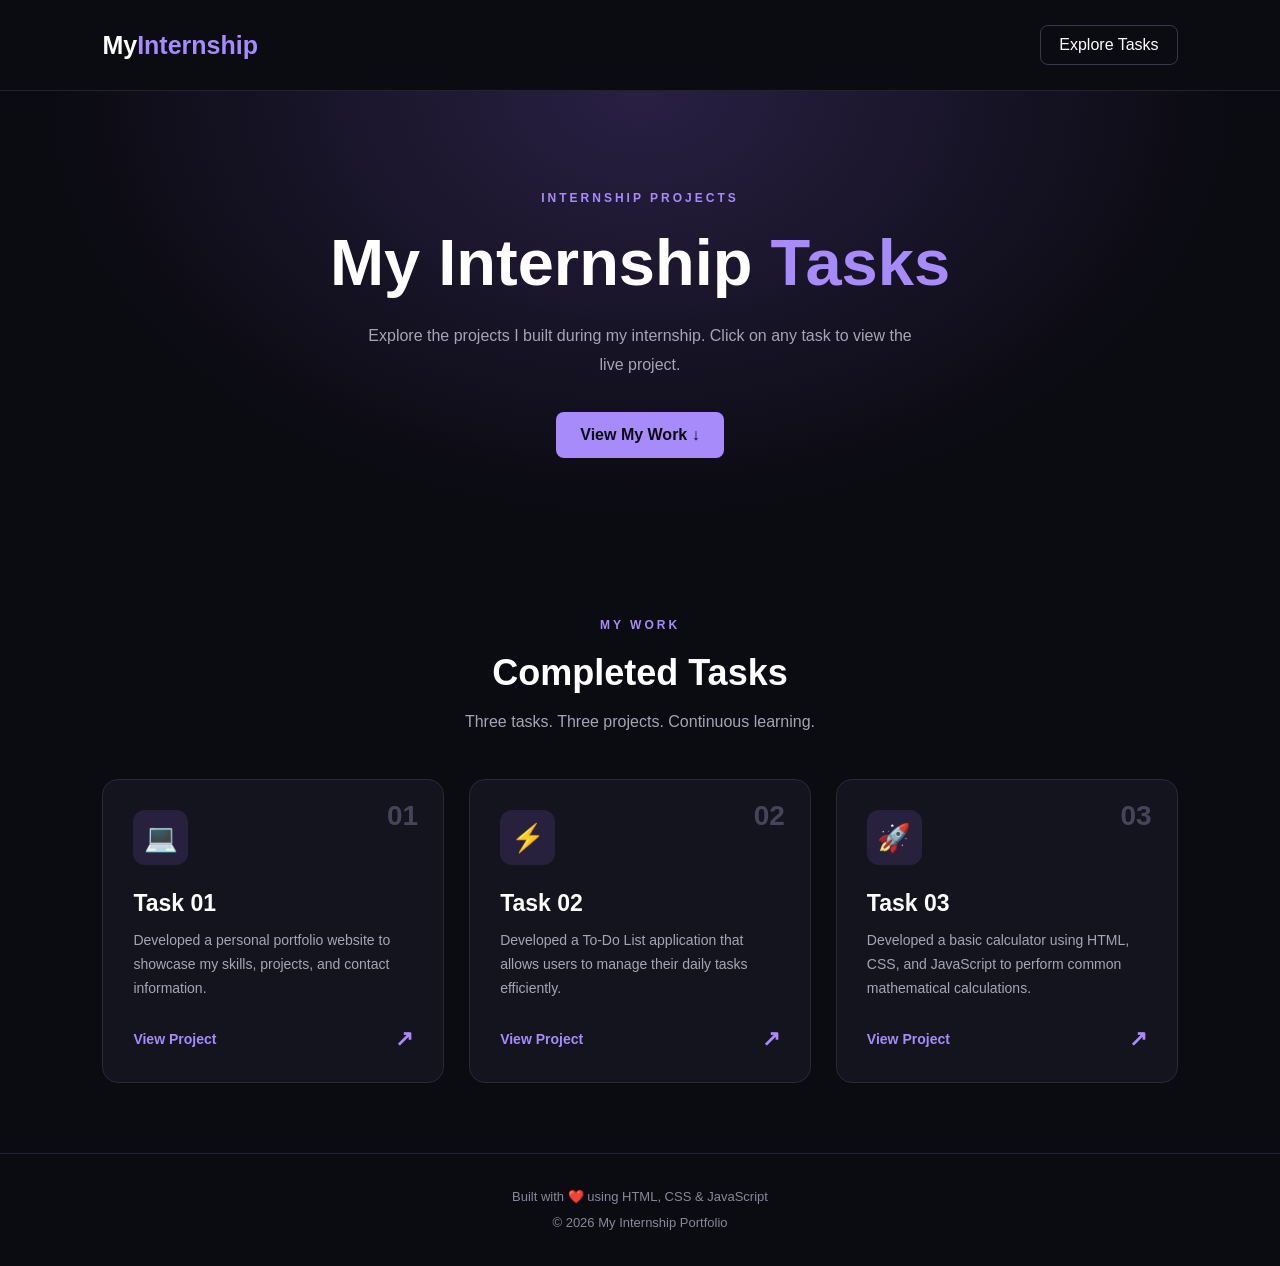
<file: index.html>
<!DOCTYPE html>
<html lang="en">
<head>
    <meta charset="UTF-8">
    <meta name="viewport" content="width=device-width, initial-scale=1.0">

    <title>My Internship Tasks</title>

    <link rel="stylesheet" href="style.css">
</head>
<body>

    <header class="navbar">
        <h2>My<span>Internship</span></h2>
        <a href="#tasks" class="nav-btn">Explore Tasks</a>
    </header>

    <section class="hero">
        <p class="tagline">INTERNSHIP PROJECTS</p>

        <h1>My Internship <span>Tasks</span></h1>

        <p class="description">
            Explore the projects I built during my internship.
            Click on any task to view the live project.
        </p>

        <a href="#tasks" class="hero-btn">View My Work ↓</a>
    </section>

    <main id="tasks" class="tasks-section">

        <div class="section-heading">
            <p class="tagline">MY WORK</p>
            <h2>Completed Tasks</h2>
            <p>Three tasks. Three projects. Continuous learning.</p>
        </div>

        <div class="task-container">

            <a href="rohan-portfolio/index.html" class="task-card">
                <div class="task-number">01</div>

                <div class="task-icon">💻</div>

                <h3>Task 01</h3>

                <p>
                    Developed a personal portfolio website to showcase my skills, projects, and contact information.
                </p>

                <div class="task-footer">
                    <span>View Project</span>
                    <span class="arrow">↗</span>
                </div>
            </a>

            <a href="To Do App/index.html" class="task-card">
                <div class="task-number">02</div>

                <div class="task-icon">⚡</div>

                <h3>Task 02</h3>

                <p>
                   Developed a To-Do List application that allows users to manage their daily tasks efficiently.
                </p>

                <div class="task-footer">
                    <span>View Project</span>
                    <span class="arrow">↗</span>
                </div>
            </a>

            <a href="Basic Calculator/index.html" class="task-card">
                <div class="task-number">03</div>

                <div class="task-icon">🚀</div>

                <h3>Task 03</h3>

                <p>
                   Developed a basic calculator using HTML, CSS, and JavaScript to perform common mathematical calculations.
                </p>

                <div class="task-footer">
                    <span>View Project</span>
                    <span class="arrow">↗</span>
                </div>
            </a>

        </div>

    </main>

    <footer>
        <p>
            Built with ❤️ using HTML, CSS & JavaScript
        </p>
        <p>© 2026 My Internship Portfolio</p>
    </footer>

    <script src="script.js"></script>

</body>
</html>
</file>
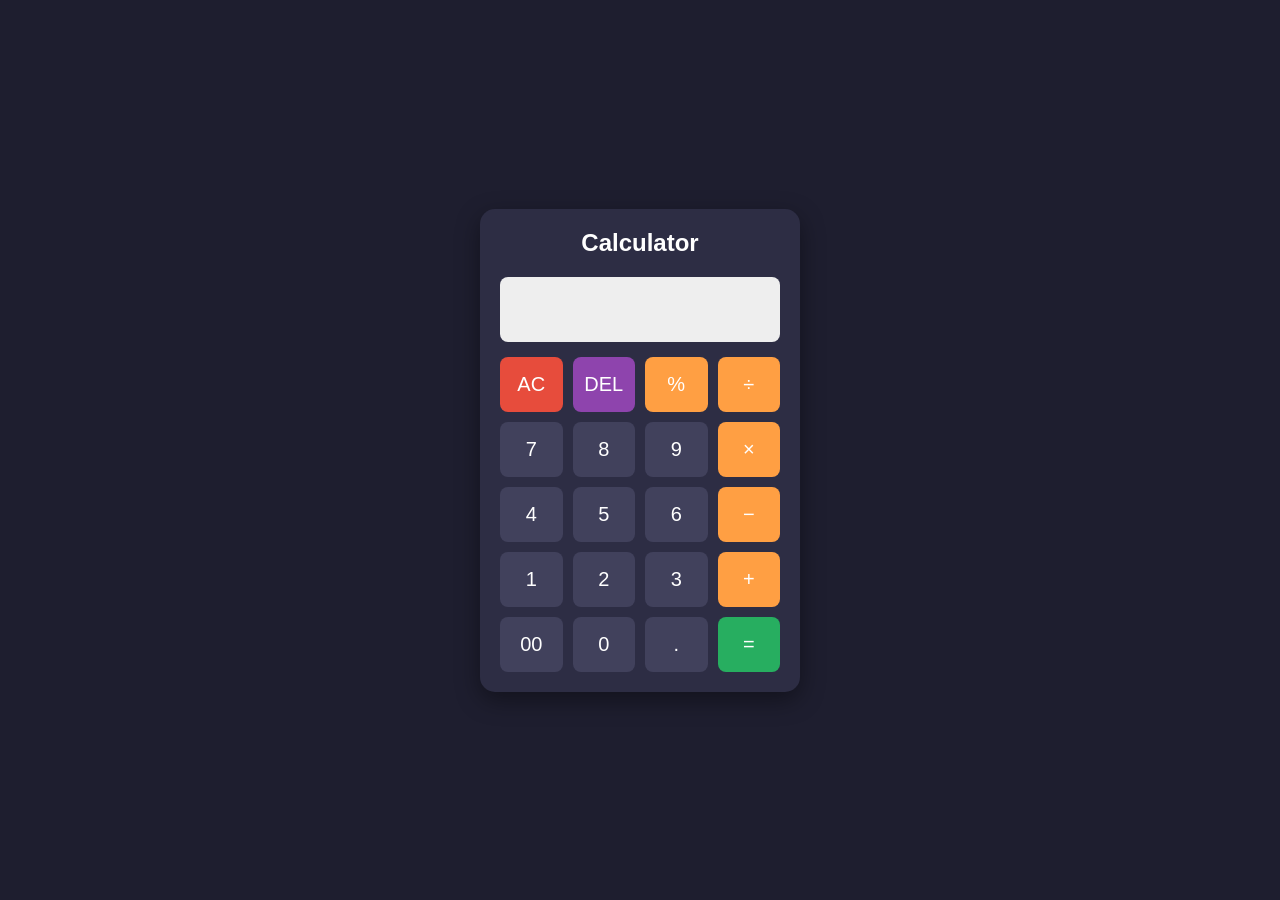
<file: Basic Calculator/index.html>
<!DOCTYPE html>
<html lang="en">
<head>
    <meta charset="UTF-8">
    <meta name="viewport" content="width=device-width, initial-scale=1.0">
    <title>Basic Calculator</title>
    <link rel="stylesheet" href="style.css">
</head>
<body>

    <div class="calculator">
        <h2>Calculator</h2>

        <input type="text" id="display" readonly>

        <div class="buttons">
            <button class="clear" onclick="clearDisplay()">AC</button>
            <button class="delete" onclick="deleteLast()">DEL</button>
            <button class="operator" onclick="appendValue('%')">%</button>
            <button class="operator" onclick="appendValue('/')">÷</button>

            <button onclick="appendValue('7')">7</button>
            <button onclick="appendValue('8')">8</button>
            <button onclick="appendValue('9')">9</button>
            <button class="operator" onclick="appendValue('*')">×</button>

            <button onclick="appendValue('4')">4</button>
            <button onclick="appendValue('5')">5</button>
            <button onclick="appendValue('6')">6</button>
            <button class="operator" onclick="appendValue('-')">−</button>

            <button onclick="appendValue('1')">1</button>
            <button onclick="appendValue('2')">2</button>
            <button onclick="appendValue('3')">3</button>
            <button class="operator" onclick="appendValue('+')">+</button>

            <button onclick="appendValue('00')">00</button>
            <button onclick="appendValue('0')">0</button>
            <button onclick="appendValue('.')">.</button>
            <button class="equal" onclick="calculate()">=</button>
        </div>
    </div>

    <script src="script.js"></script>
</body>
</html>
</file>
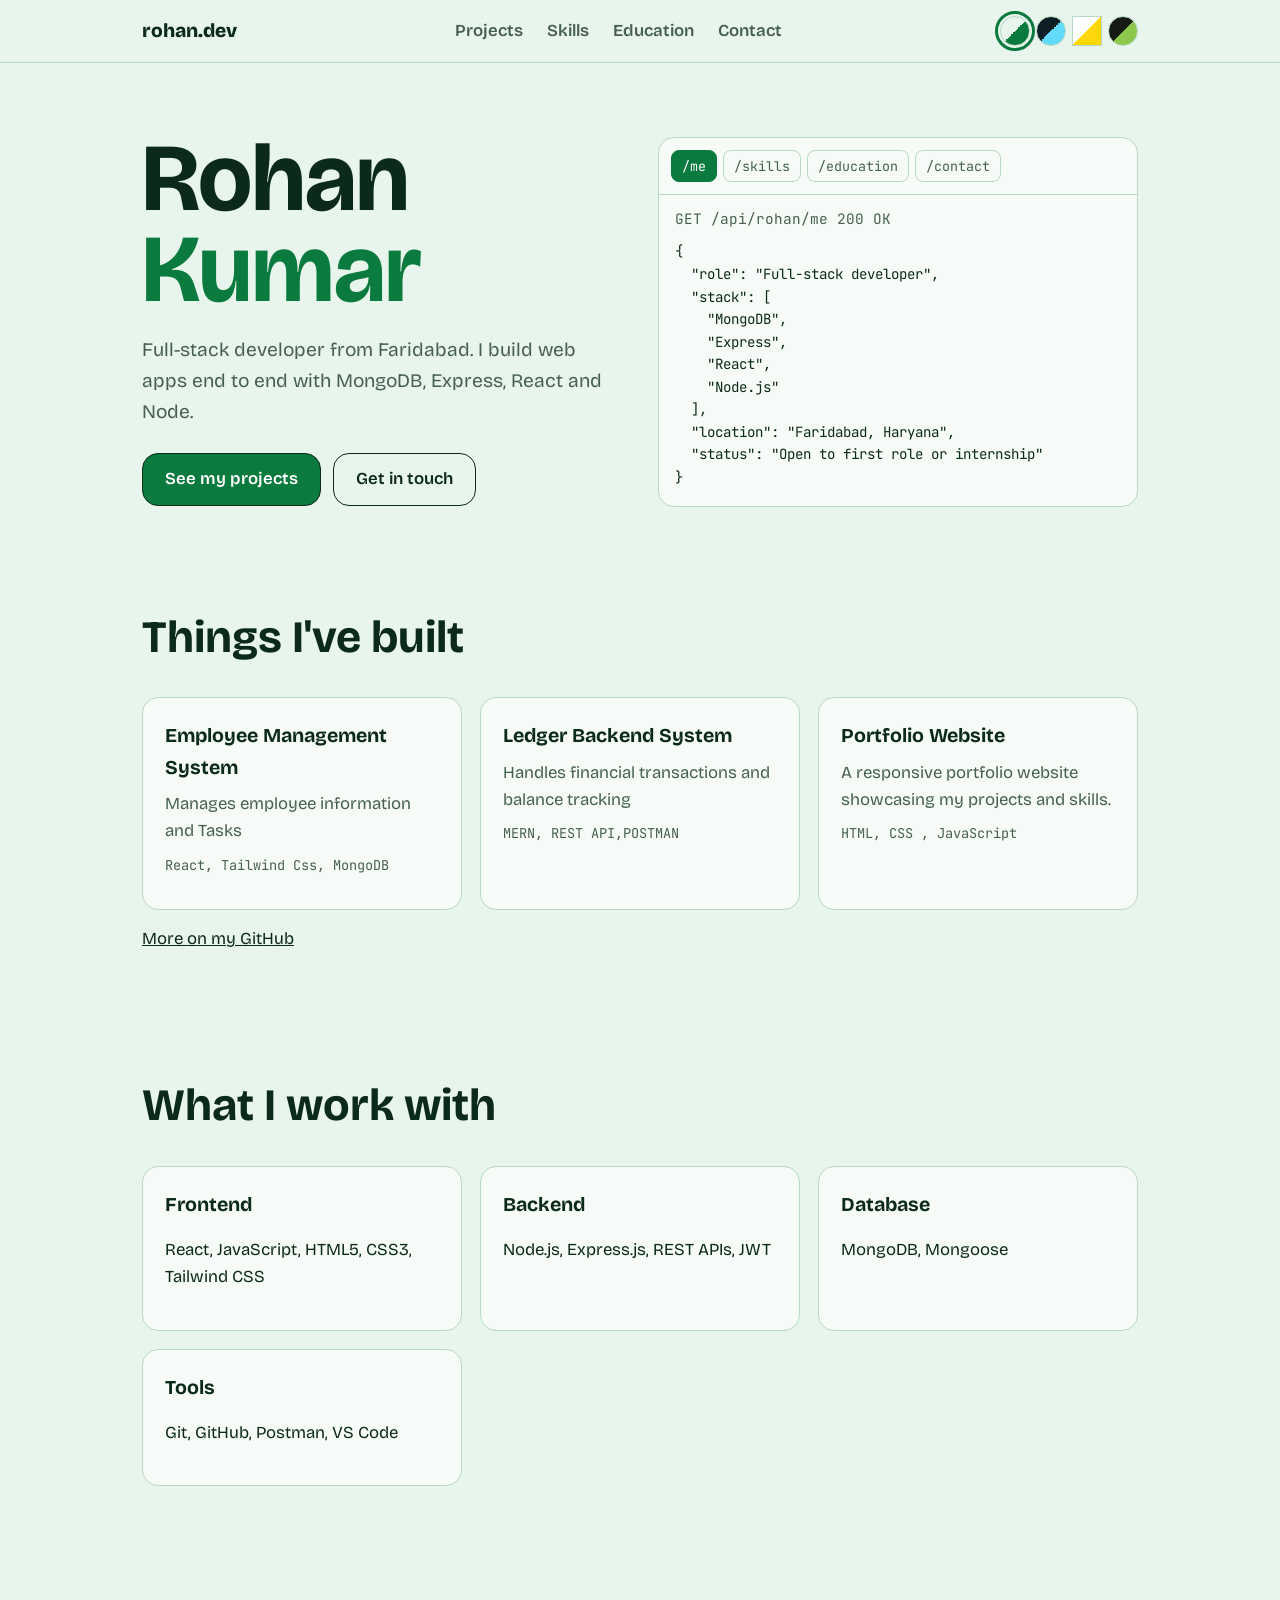
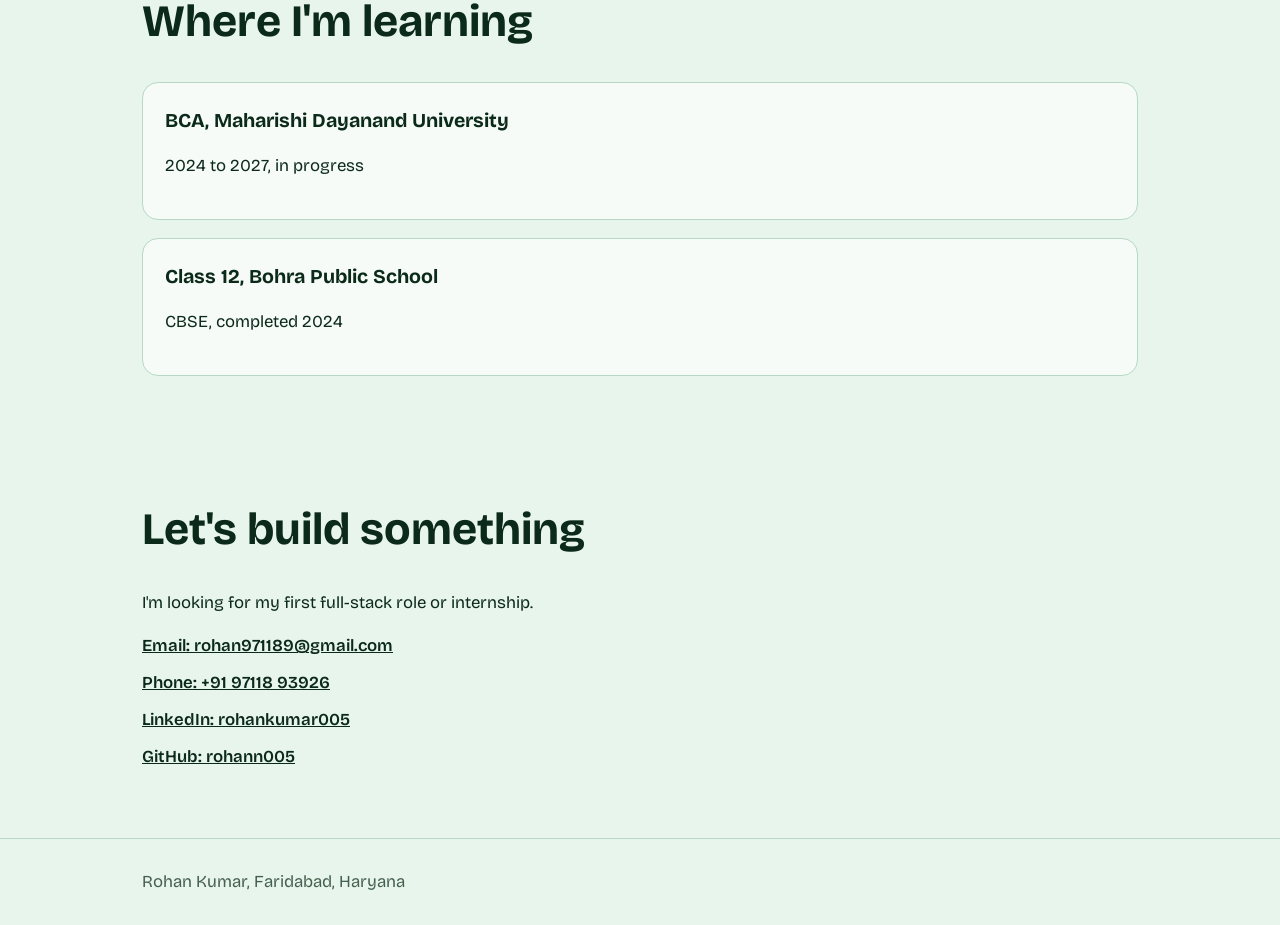
<file: rohan-portfolio/index.html>
<!DOCTYPE html>
<html lang="en">
<head>
  <meta charset="utf-8">
  <meta name="viewport" content="width=device-width, initial-scale=1">
  <title>Rohan Kumar - Full-Stack Developer</title>


  <link href="https://fonts.googleapis.com/css2?family=Bricolage+Grotesque:wght@400;600;800&family=JetBrains+Mono&display=swap" rel="stylesheet">

 
  <link rel="stylesheet" href="style.css">
</head>
<body>

  <header>
    <div class="container header-inner">
      <a class="logo" href="#top">rohan.dev</a>

      <nav>
        <a href="#projects">Projects</a>
        <a href="#skills">Skills</a>
        <a href="#education">Education</a>
        <a href="#contact">Contact</a>
      </nav>

      
      <div class="theme-buttons">
        <button data-theme="mongo"   class="swatch swatch-mongo"   title="Mongo theme"   aria-label="Mongo theme"></button>
        <button data-theme="react"   class="swatch swatch-react"   title="React theme"   aria-label="React theme"></button>
        <button data-theme="express" class="swatch swatch-express" title="Express theme" aria-label="Express theme"></button>
        <button data-theme="node"    class="swatch swatch-node"    title="Node theme"    aria-label="Node theme"></button>
      </div>
    </div>
  </header>

  <main id="top" class="container">


    <section class="hero">
      <div>
        <h1>Rohan <span class="last-name">Kumar</span></h1>
        <p class="intro">
          Full-stack developer from Faridabad. I build web apps end to end with
          MongoDB, Express, React and Node.
        </p>
        <a class="button" href="#projects">See my projects</a>
        <a class="button outline" href="#contact">Get in touch</a>
      </div>


      <div class="card api-box">
        <div class="api-tabs">
          <button data-endpoint="me">/me</button>
          <button data-endpoint="skills">/skills</button>
          <button data-endpoint="education">/education</button>
          <button data-endpoint="contact">/contact</button>
        </div>
        <p id="api-url"></p>
        <pre id="api-output"></pre>
      </div>
    </section>

    
    <section id="projects">
      <h2>Things I've built</h2>
      <div class="grid">

        <article class="card project">
          <h3>Employee Management System</h3>
          <p>Manages employee information and Tasks </p>
          <p class="tags">React, Tailwind Css, MongoDB</p>
        </article>

        <article class="card project">
          <h3>Ledger Backend System</h3>
          <p>Handles financial transactions and balance tracking</p>
          <p class="tags">MERN, REST API,POSTMAN</p>
        </article>

        <article class="card project">
          <h3>Portfolio Website </h3>
          <p>A responsive portfolio website showcasing my projects and skills.</p>
          <p class="tags">HTML, CSS , JavaScript</p>
        </article>

      </div>
      <p><a href="https://github.com/rohann005" target="_blank">More on my GitHub</a></p>
    </section>

    
    <section id="skills">
      <h2>What I work with</h2>
      <div class="grid">
        <div class="card"><h3>Frontend</h3><p>React, JavaScript, HTML5, CSS3, Tailwind CSS</p></div>
        <div class="card"><h3>Backend</h3><p>Node.js, Express.js, REST APIs, JWT</p></div>
        <div class="card"><h3>Database</h3><p>MongoDB, Mongoose</p></div>
        <div class="card"><h3>Tools</h3><p>Git, GitHub, Postman, VS Code</p></div>
      </div>
    </section>


    <section id="education">
      <h2>Where I'm learning</h2>
      <div class="card">
        <h3>BCA, Maharishi Dayanand University</h3>
        <p>2024 to 2027, in progress</p>
      </div>
      <div class="card">
        <h3>Class 12, Bohra Public School</h3>
        <p>CBSE, completed 2024</p>
      </div>
    </section>

  
    <section id="contact">
      <h2>Let's build something</h2>
      <p>I'm looking for my first full-stack role or internship.</p>
      <ul class="contact-list">
        <li><a href="mailto:rohan971189@gmail.com">Email: rohan971189@gmail.com</a></li>
        <li><a href="tel:+919711893926">Phone: +91 97118 93926</a></li>
        <li><a href="https://www.linkedin.com/in/rohankumar005" target="_blank">LinkedIn: rohankumar005</a></li>
        <li><a href="https://github.com/rohann005" target="_blank">GitHub: rohann005</a></li>
      </ul>
    </section>

  </main>

  <footer>
    <div class="container">Rohan Kumar, Faridabad, Haryana</div>
  </footer>

  
  <script src="script.js"></script>
</body>
</html>
</file>
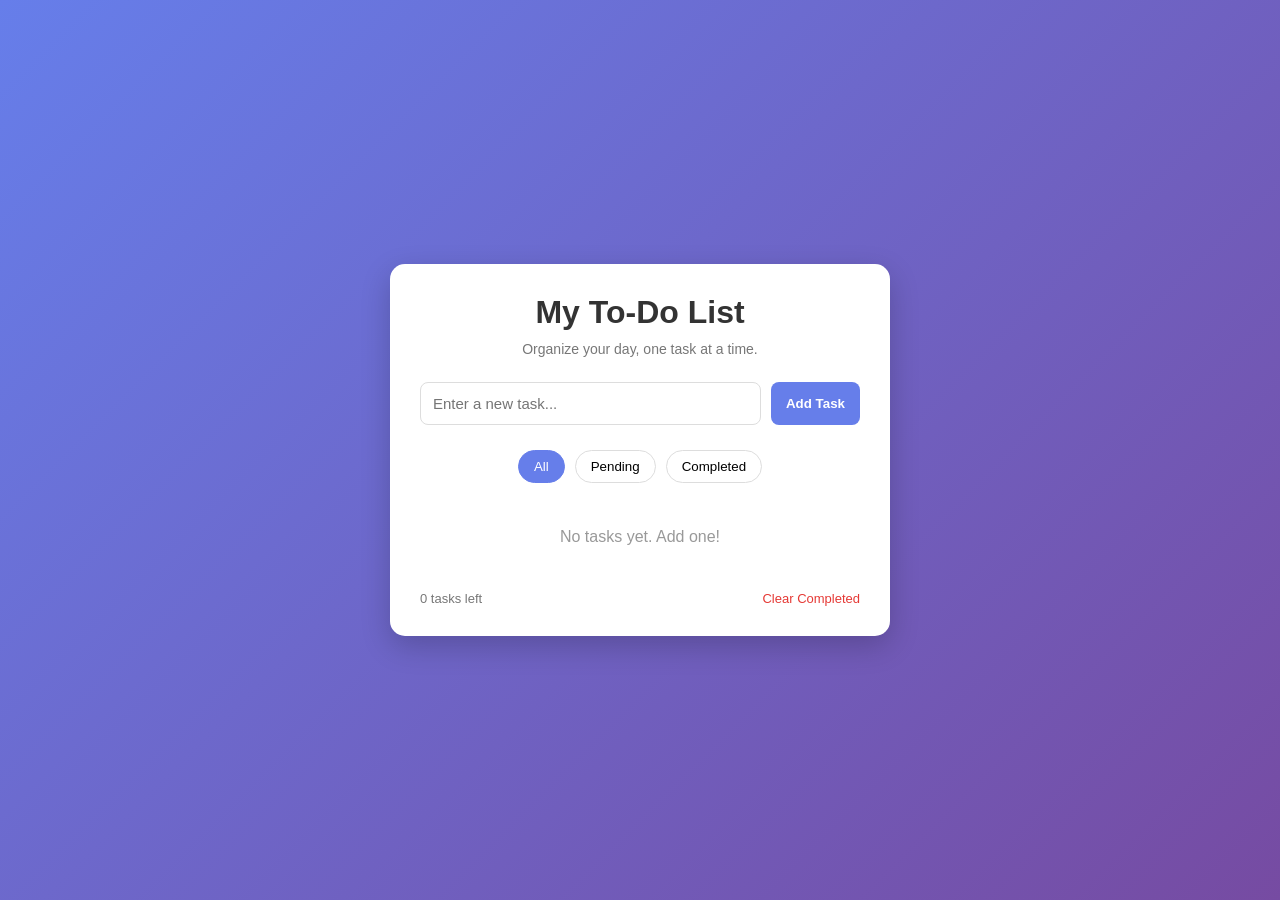
<file: To Do App/index.html>
<!DOCTYPE html>

<html lang="en">
<head>
    <meta charset="UTF-8">
    <meta name="viewport" content="width=device-width, initial-scale=1.0">
    <title>My To-Do List</title>


<link rel="stylesheet" href="style.css">


</head>
<body>


<div class="todo-container">
    <h1>My To-Do List</h1>
    <p class="subtitle">Organize your day, one task at a time.</p>

    
    <form id="todo-form">
        <input
            type="text"
            id="todo-input"
            placeholder="Enter a new task..."
            autocomplete="off"
            required
        >
        <button type="submit" class="add-btn">Add Task</button>
    </form>

   
    <div class="filters">
        <button type="button" class="filter-btn active" data-filter="all">
            All
        </button>

        <button type="button" class="filter-btn" data-filter="pending">
            Pending
        </button>

        <button type="button" class="filter-btn" data-filter="completed">
            Completed
        </button>
    </div>


    <ul id="todo-list"></ul>

  
    <div class="footer">
        <span id="task-count">0 tasks left</span>
        <button type="button" id="clear-completed">
            Clear Completed
        </button>
    </div>

</div>

<script src="script.js"></script>


</body>
</html>
</file>
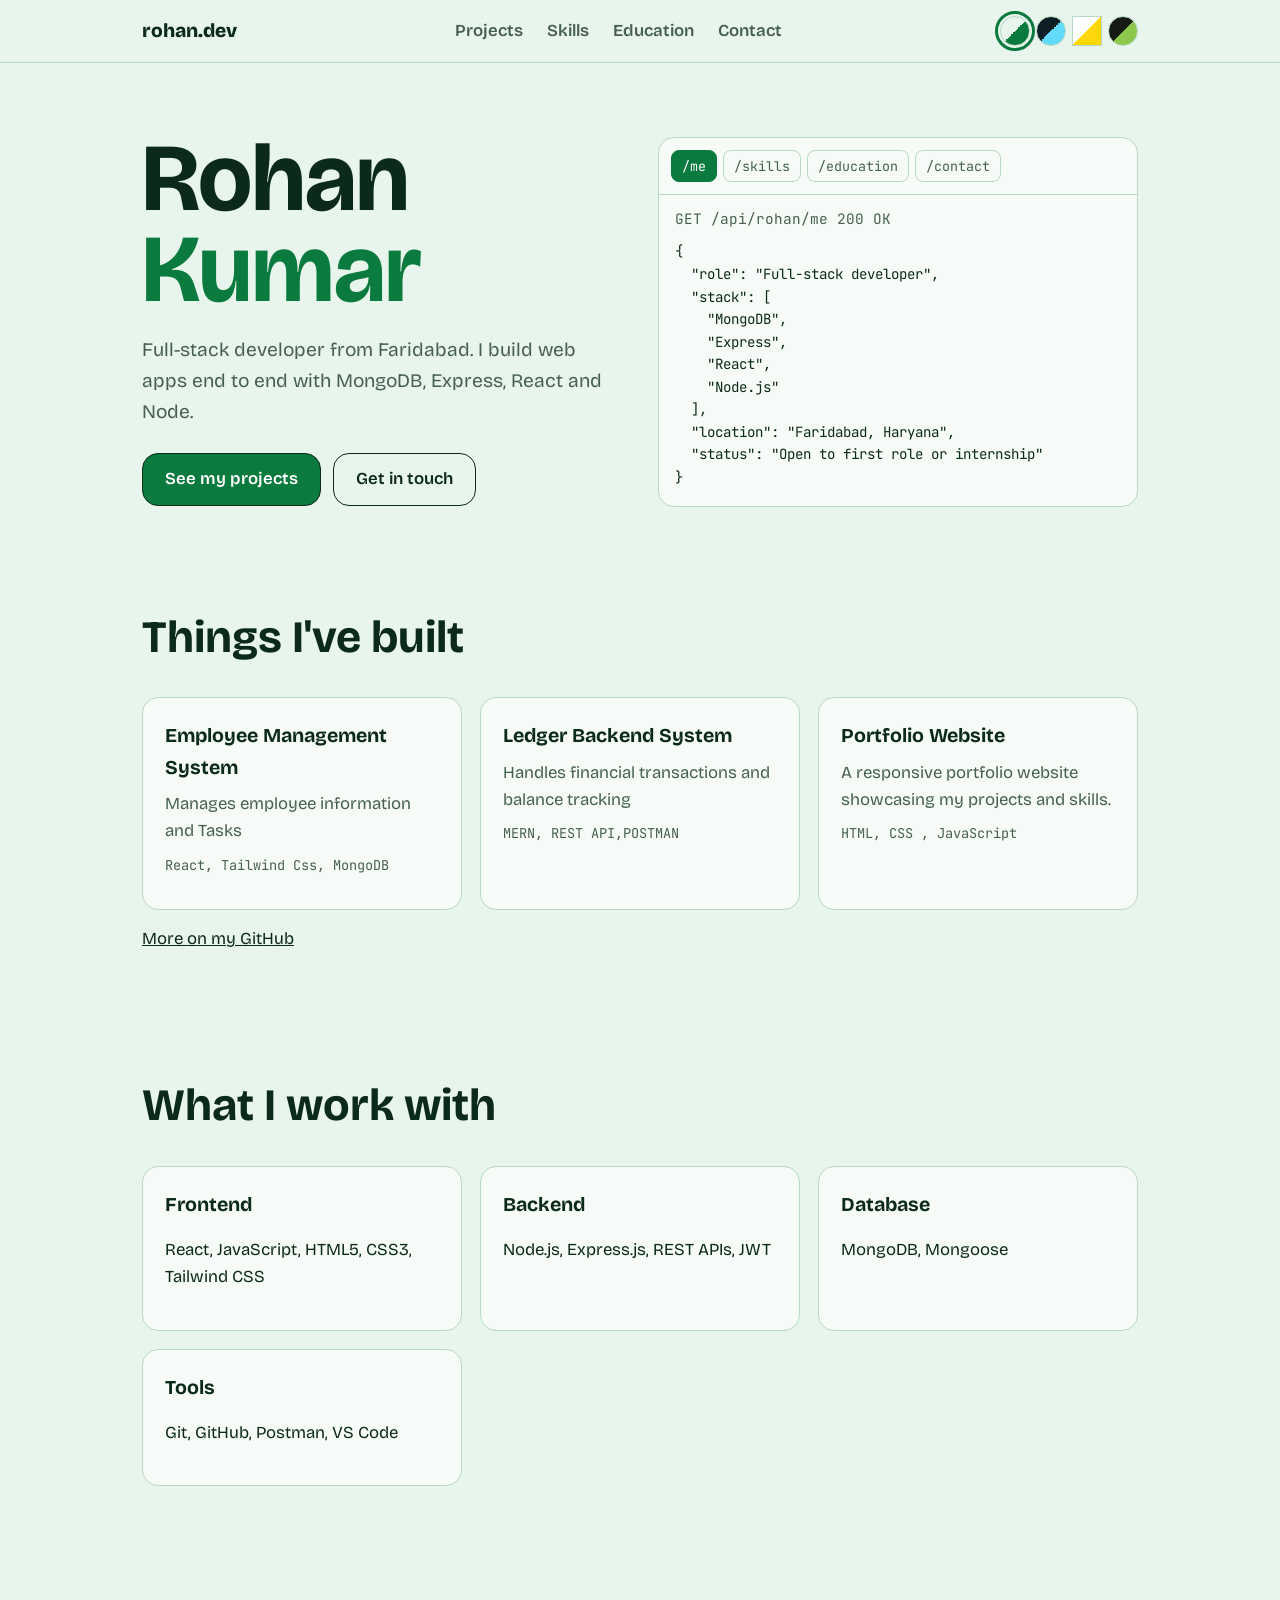
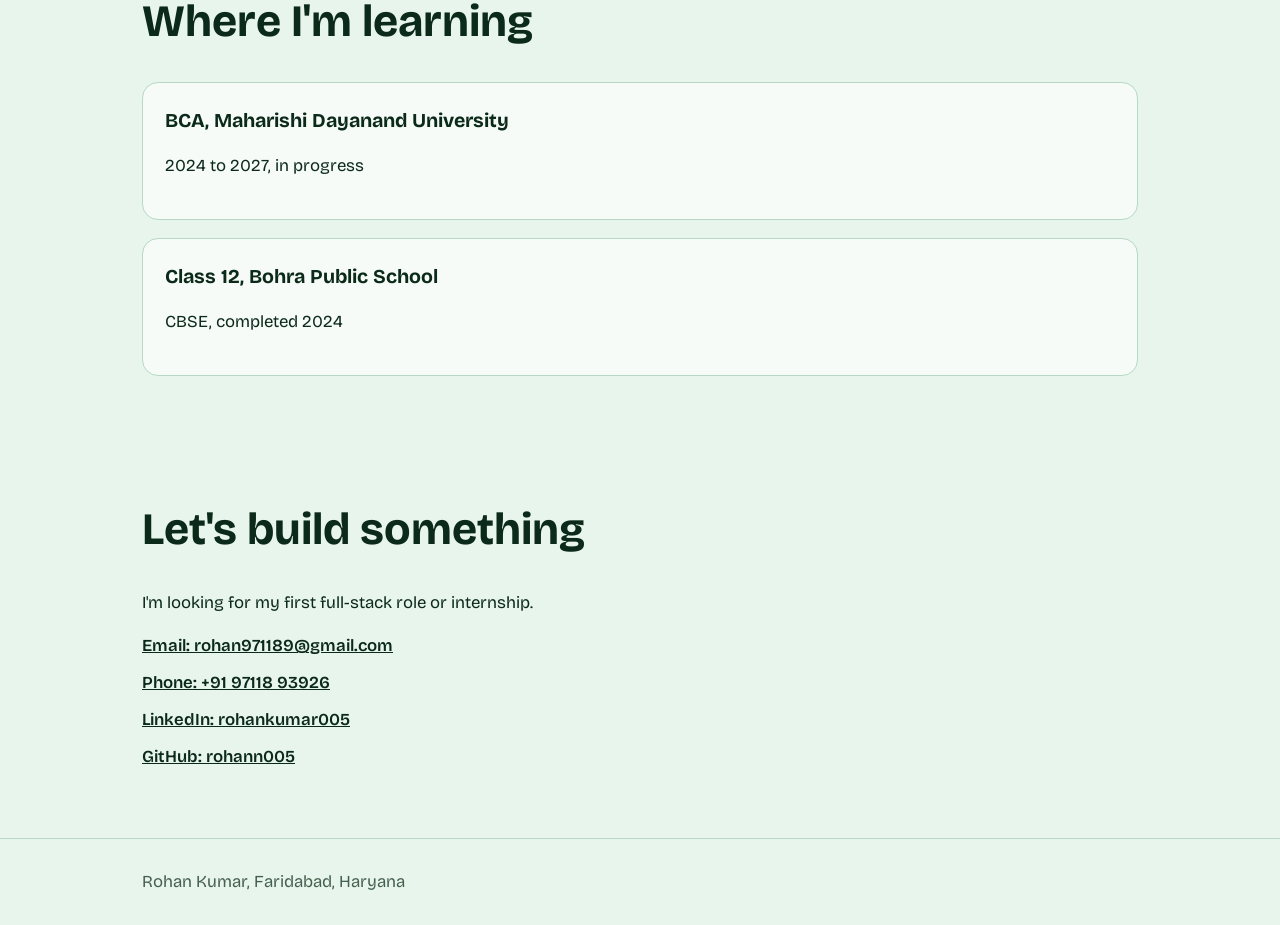
<file: rohan-portfolio/rohan-portfolio/index.html>
<!DOCTYPE html>
<html lang="en">
<head>
  <meta charset="utf-8">
  <meta name="viewport" content="width=device-width, initial-scale=1">
  <title>Rohan Kumar - Full-Stack Developer</title>

  <!-- Fonts from Google Fonts (needs internet) -->
  <link href="https://fonts.googleapis.com/css2?family=Bricolage+Grotesque:wght@400;600;800&family=JetBrains+Mono&display=swap" rel="stylesheet">

  <!-- All the styling lives in this file -->
  <link rel="stylesheet" href="style.css">
</head>
<body>

  <!-- ========== HEADER: logo, menu, theme buttons ========== -->
  <header>
    <div class="container header-inner">
      <a class="logo" href="#top">rohan.dev</a>

      <nav>
        <a href="#projects">Projects</a>
        <a href="#skills">Skills</a>
        <a href="#education">Education</a>
        <a href="#contact">Contact</a>
      </nav>

      <!-- Click a circle to change the theme. data-theme must match a theme name in style.css -->
      <div class="theme-buttons">
        <button data-theme="mongo"   class="swatch swatch-mongo"   title="Mongo theme"   aria-label="Mongo theme"></button>
        <button data-theme="react"   class="swatch swatch-react"   title="React theme"   aria-label="React theme"></button>
        <button data-theme="express" class="swatch swatch-express" title="Express theme" aria-label="Express theme"></button>
        <button data-theme="node"    class="swatch swatch-node"    title="Node theme"    aria-label="Node theme"></button>
      </div>
    </div>
  </header>

  <main id="top" class="container">

    <!-- ========== HERO: name + interactive profile box ========== -->
    <section class="hero">
      <div>
        <h1>Rohan <span class="last-name">Kumar</span></h1>
        <p class="intro">
          Full-stack developer from Faridabad. I build web apps end to end with
          MongoDB, Express, React and Node.
        </p>
        <a class="button" href="#projects">See my projects</a>
        <a class="button outline" href="#contact">Get in touch</a>
      </div>

      <!-- The box that shows profile data like an API response -->
      <div class="card api-box">
        <div class="api-tabs">
          <button data-endpoint="me">/me</button>
          <button data-endpoint="skills">/skills</button>
          <button data-endpoint="education">/education</button>
          <button data-endpoint="contact">/contact</button>
        </div>
        <p id="api-url"></p>
        <pre id="api-output"></pre>
      </div>
    </section>

    <!-- ========== PROJECTS ========== -->
    <section id="projects">
      <h2>Things I've built</h2>
      <div class="grid">

        <!-- Copy one <article> block to add another project -->
        <article class="card project">
          <h3>Employee Management System</h3>
          <p>Manages employee information and Tasks </p>
          <p class="tags">React, Tailwind Css, MongoDB</p>
        </article>

        <article class="card project">
          <h3>Ledger Backend System</h3>
          <p>Handles financial transactions and balance tracking</p>
          <p class="tags">MERN, REST API,POSTMAN</p>
        </article>

        <article class="card project">
          <h3>Portfolio Website </h3>
          <p>A responsive portfolio website showcasing my projects and skills.</p>
          <p class="tags">HTML, CSS , JavaScript</p>
        </article>

      </div>
      <p><a href="https://github.com/rohann005" target="_blank">More on my GitHub</a></p>
    </section>

    <!-- ========== SKILLS ========== -->
    <section id="skills">
      <h2>What I work with</h2>
      <div class="grid">
        <div class="card"><h3>Frontend</h3><p>React, JavaScript, HTML5, CSS3, Tailwind CSS</p></div>
        <div class="card"><h3>Backend</h3><p>Node.js, Express.js, REST APIs, JWT</p></div>
        <div class="card"><h3>Database</h3><p>MongoDB, Mongoose</p></div>
        <div class="card"><h3>Tools</h3><p>Git, GitHub, Postman, VS Code</p></div>
      </div>
    </section>

    <!-- ========== EDUCATION ========== -->
    <section id="education">
      <h2>Where I'm learning</h2>
      <div class="card">
        <h3>BCA, Maharishi Dayanand University</h3>
        <p>2024 to 2027, in progress</p>
      </div>
      <div class="card">
        <h3>Class 12, Bohra Public School</h3>
        <p>CBSE, completed 2024</p>
      </div>
    </section>

    <!-- ========== CONTACT ========== -->
    <section id="contact">
      <h2>Let's build something</h2>
      <p>I'm looking for my first full-stack role or internship.</p>
      <ul class="contact-list">
        <li><a href="mailto:rohan971189@gmail.com">Email: rohan971189@gmail.com</a></li>
        <li><a href="tel:+919711893926">Phone: +91 97118 93926</a></li>
        <li><a href="https://www.linkedin.com/in/rohankumar005" target="_blank">LinkedIn: rohankumar005</a></li>
        <li><a href="https://github.com/rohann005" target="_blank">GitHub: rohann005</a></li>
      </ul>
    </section>

  </main>

  <footer>
    <div class="container">Rohan Kumar, Faridabad, Haryana</div>
  </footer>

  <!-- All the behaviour (themes + profile box) lives in this file -->
  <script src="script.js"></script>
</body>
</html>
</file>
<file: style.css>
* {
    margin: 0;
    padding: 0;
    box-sizing: border-box;
}

html {
    scroll-behavior: smooth;
}

body {
    font-family: Arial, sans-serif;
    background: #0b0b12;
    color: #ffffff;
    min-height: 100vh;
}

.navbar {
    display: flex;
    justify-content: space-between;
    align-items: center;
    padding: 25px 8%;
    border-bottom: 1px solid #222230;
}

.navbar h2 {
    font-size: 25px;
}

.navbar h2 span,
.hero h1 span {
    color: #a78bfa;
}

.nav-btn {
    text-decoration: none;
    color: white;
    border: 1px solid #393949;
    padding: 10px 18px;
    border-radius: 8px;
    transition: 0.3s;
}

.nav-btn:hover {
    background: #a78bfa;
    color: #0b0b12;
}

.hero {
    text-align: center;
    padding: 100px 20px 90px;
    background:
        radial-gradient(
            ellipse at top,
            #292044 0%,
            #0b0b12 65%
        );
}

.tagline {
    color: #a78bfa;
    font-size: 12px;
    font-weight: bold;
    letter-spacing: 3px;
    margin-bottom: 20px;
}

.hero h1 {
    font-size: clamp(38px, 6vw, 65px);
    margin-bottom: 22px;
}

.description {
    max-width: 550px;
    margin: 0 auto;
    color: #a5a5b5;
    line-height: 1.8;
    font-size: 16px;
}

.hero-btn {
    display: inline-block;
    margin-top: 32px;
    padding: 14px 24px;
    background: #a78bfa;
    color: #0b0b12;
    text-decoration: none;
    font-weight: bold;
    border-radius: 8px;
    transition: 0.3s;
}

.hero-btn:hover {
    background: #c4b5fd;
    transform: translateY(-3px);
}

.tasks-section {
    padding: 70px 8%;
}

.section-heading {
    text-align: center;
    margin-bottom: 45px;
}

.section-heading h2 {
    font-size: 36px;
    margin-bottom: 15px;
}

.section-heading > p:last-child {
    color: #a5a5b5;
    line-height: 1.6;
}

.task-container {
    display: grid;
    grid-template-columns: repeat(3, minmax(0, 1fr));
    gap: 25px;
}

.task-card {
    position: relative;
    display: flex;
    flex-direction: column;
    min-height: 290px;
    padding: 30px;
    background: #14141f;
    border: 1px solid #292939;
    border-radius: 16px;
    text-decoration: none;
    color: white;
    transition: 0.3s ease;
    overflow: hidden;
}

.task-card:hover {
    transform: translateY(-8px);
    border-color: #a78bfa;
    background: #1b1929;
    box-shadow: 0 15px 35px #00000030;
}

.task-number {
    position: absolute;
    top: 20px;
    right: 25px;
    color: #45445a;
    font-size: 28px;
    font-weight: bold;
}

.task-icon {
    width: 55px;
    height: 55px;
    display: flex;
    justify-content: center;
    align-items: center;
    background: #27213d;
    border-radius: 12px;
    font-size: 27px;
    margin-bottom: 25px;
}

.task-card h3 {
    font-size: 23px;
    margin-bottom: 12px;
}

.task-card > p {
    color: #a5a5b5;
    line-height: 1.7;
    font-size: 14px;
    margin-bottom: 25px;
}

.task-footer {
    display: flex;
    justify-content: space-between;
    align-items: center;
    color: #a78bfa;
    font-weight: bold;
    font-size: 14px;
    margin-top: auto;
}

.arrow {
    font-size: 22px;
    transition: 0.3s;
}

.task-card:hover .arrow {
    transform: translate(4px, -4px);
}

footer {
    text-align: center;
    padding: 30px 15px;
    border-top: 1px solid #222230;
    color: #88889a;
    font-size: 13px;
    line-height: 2;
}

@media (max-width: 900px) {
    .task-container {
        grid-template-columns: repeat(2, minmax(0, 1fr));
    }
}

@media (max-width: 600px) {
    .navbar {
        padding: 20px 5%;
    }

    .navbar h2 {
        font-size: 20px;
    }

    .hero {
        padding: 75px 20px;
    }

    .tasks-section {
        padding: 50px 5%;
    }

    .section-heading h2 {
        font-size: 29px;
    }

    .task-container {
        grid-template-columns: 1fr;
    }

    .task-card {
        min-height: 260px;
    }
}
</file>
<file: Basic Calculator/style.css>
* {
    margin: 0;
    padding: 0;
    box-sizing: border-box;
}

body {
    font-family: Arial, sans-serif;
    background: #1e1e2f;
    display: flex;
    justify-content: center;
    align-items: center;
    min-height: 100vh;
}

.calculator {
    width: 320px;
    padding: 20px;
    background: #2d2d44;
    border-radius: 15px;
    box-shadow: 0 8px 25px rgba(0, 0, 0, 0.4);
}

h2 {
    color: white;
    text-align: center;
    margin-bottom: 20px;
}

#display {
    width: 100%;
    height: 65px;
    margin-bottom: 15px;
    padding: 10px;
    border: none;
    border-radius: 8px;
    background: #eeeeee;
    color: #222;
    font-size: 28px;
    text-align: right;
}

.buttons {
    display: grid;
    grid-template-columns: repeat(4, 1fr);
    gap: 10px;
}

button {
    height: 55px;
    border: none;
    border-radius: 8px;
    background: #41415c;
    color: white;
    font-size: 20px;
    cursor: pointer;
    transition: 0.2s;
}

button:hover {
    background: #595979;
}

button:active {
    transform: scale(0.95);
}

.operator {
    background: #ff9f43;
    color: white;
}

.operator:hover {
    background: #f28c28;
}

.clear {
    background: #e74c3c;
}

.clear:hover {
    background: #c0392b;
}

.delete {
    background: #8e44ad;
}

.delete:hover {
    background: #732d91;
}

.equal {
    background: #27ae60;
}

.equal:hover {
    background: #219150;
}
</file>
<file: rohan-portfolio/style.css>
:root {
  --bg: #e8f5ec;      
  --card: #f6fbf8;     
  --text: #0c2a1a;   
  --muted: #46604f;   
  --accent: #0a7a3e;    
  --on-accent: #ffffff;
  --line: #b7d8c4;    
  --radius: 16px;    
  --border: 1px;      
  --shadow: none;   
}

:root[data-theme="react"] {
  --bg: #0d1e27;
  --card: #12303d;
  --text: #e4f6fc;
  --muted: #8db5c4;
  --accent: #61dafb;
  --on-accent: #06242e;
  --line: #1f4757;
}

:root[data-theme="express"] {
  --bg: #ffffff;
  --card: #ffffff;
  --text: #111111;
  --muted: #444444;
  --accent: #ffd60a;
  --on-accent: #111111;
  --line: #111111;
  --radius: 0px;
  --border: 2px;
  --shadow: 5px 5px 0 #111111;
}


:root[data-theme="node"] {
  --bg: #141b13;
  --card: #1d281b;
  --text: #eaf4e4;
  --muted: #9bb394;
  --accent: #8cc84b;
  --on-accent: #10190c;
  --line: #33452f;
}


* {
  box-sizing: border-box;
}

html {
  scroll-behavior: smooth;
  scroll-padding-top: 80px; 
}

body {
  margin: 0;
  background: var(--bg);
  color: var(--text);
  font-family: "Bricolage Grotesque", system-ui, sans-serif;
  font-size: 1.05rem;
  line-height: 1.6;
  transition: background 0.3s, color 0.3s;
}

a {
  color: inherit;
}


:focus-visible {
  outline: 3px solid var(--accent);
  outline-offset: 3px;
}


.container {
  max-width: 1040px;
  margin: 0 auto;
  padding: 0 22px;
}

section {
  padding: 50px 0;
}

h2 {
  font-size: clamp(1.9rem, 4vw, 2.8rem);
  margin: 0 0 24px;
}

h3 {
  margin: 0 0 8px;
}


header {
  position: sticky;
  top: 0;
  background: var(--bg);
  border-bottom: var(--border) solid var(--line);
  z-index: 10;
}

.header-inner {
  display: flex;
  align-items: center;
  justify-content: space-between;
  height: 62px;
}

.logo {
  font-weight: 800;
  font-size: 1.2rem;
  text-decoration: none;
}

nav a {
  margin: 0 10px;
  color: var(--muted);
  text-decoration: none;
  font-weight: 600;
}

nav a:hover {
  color: var(--text);
}


.theme-buttons {
  display: flex;
  gap: 6px;
}

.swatch {
  width: 30px;
  height: 30px;
  border-radius: 50%;
  border: 1px solid var(--line);
  cursor: pointer;
}

.swatch.active {
  outline: 3px solid var(--accent);
  outline-offset: 2px;
}


.swatch-mongo   { background: linear-gradient(135deg, #e8f5ec 50%, #0a7a3e 50%); }
.swatch-react   { background: linear-gradient(135deg, #0d1e27 50%, #61dafb 50%); }
.swatch-express { background: linear-gradient(135deg, #ffffff 50%, #ffd60a 50%); border-radius: 0; }
.swatch-node    { background: linear-gradient(135deg, #141b13 50%, #8cc84b 50%); }


.hero {
  display: grid;
  grid-template-columns: 1fr 1fr;
  gap: 36px;
  align-items: center;
  padding: 70px 0 40px;
}

h1 {
  font-size: clamp(3.2rem, 9vw, 6rem);
  line-height: 0.95;
  margin: 0 0 20px;
}

.last-name {
  display: block;
  color: var(--accent);
}


:root[data-theme="express"] .last-name {
  color: var(--text);
  background: var(--accent);
  display: inline-block;
  padding: 0 0.12em;
}

.intro {
  color: var(--muted);
  font-size: 1.2rem;
  max-width: 32rem;
}


.button {
  display: inline-block;
  padding: 12px 22px;
  margin: 6px 8px 6px 0;
  background: var(--accent);
  color: var(--on-accent);
  border: var(--border) solid var(--text);
  border-radius: var(--radius);
  box-shadow: var(--shadow);
  font-weight: 600;
  text-decoration: none;
}

.button.outline {
  background: transparent;
  color: var(--text);
}

.card {
  background: var(--card);
  border: var(--border) solid var(--line);
  border-radius: var(--radius);
  box-shadow: var(--shadow);
  padding: 22px;
  margin-bottom: 18px;
}


.grid {
  display: grid;
  grid-template-columns: repeat(auto-fit, minmax(240px, 1fr));
  gap: 18px;
}

.grid .card {
  margin-bottom: 0;
}

.project p {
  margin: 0 0 10px;
  color: var(--muted);
}

.tags {
  font-family: "JetBrains Mono", monospace;
  font-size: 0.85rem;
}

.api-box {
  padding: 0;
  overflow: hidden;
  margin: 0;
}

.api-tabs {
  display: flex;
  flex-wrap: wrap;
  gap: 6px;
  padding: 12px;
  border-bottom: var(--border) solid var(--line);
}

.api-tabs button {
  font-family: "JetBrains Mono", monospace;
  padding: 6px 10px;
  background: transparent;
  color: var(--muted);
  border: var(--border) solid var(--line);
  border-radius: 8px;
  cursor: pointer;
}


.api-tabs button.active {
  background: var(--accent);
  color: var(--on-accent);
  border-color: var(--accent);
}

#api-url {
  margin: 0;
  padding: 12px 16px 0;
  font-family: "JetBrains Mono", monospace;
  font-size: 0.9rem;
  color: var(--muted);
}

#api-output {
  margin: 0;
  padding: 10px 16px 18px;
  min-height: 250px;
  font-family: "JetBrains Mono", monospace;
  font-size: 0.88rem;
  white-space: pre-wrap;
}


.contact-list {
  list-style: none;
  padding: 0;
}

.contact-list li {
  margin-bottom: 10px;
}

.contact-list a {
  font-weight: 600;
}

footer {
  padding: 30px 0;
  color: var(--muted);
  border-top: var(--border) solid var(--line);
}

@media (max-width: 820px) {
  .hero {
    grid-template-columns: 1fr;
    padding-top: 40px;
  }

  nav {
    display: none; 
  }
}

@media (prefers-reduced-motion: reduce) {
  * {
    transition: none !important;
    scroll-behavior: auto !important;
  }
}
</file>
<file: To Do App/style.css>
* {
  margin: 0;
  padding: 0;
  box-sizing: border-box;
  }

body {
font-family: Arial, sans-serif;
background: linear-gradient(135deg, #667eea, #764ba2);
min-height: 100vh;
display: flex;
justify-content: center;
align-items: center;
padding: 20px;
}


.todo-container {
background: white;
width: 100%;
max-width: 500px;
padding: 30px;
border-radius: 15px;
box-shadow: 0 10px 30px rgba(0, 0, 0, 0.2);
}

h1 {
text-align: center;
color: #333;
margin-bottom: 10px;
}

.subtitle {
text-align: center;
color: #777;
margin-bottom: 25px;
font-size: 14px;
}


#todo-form {
display: flex;
gap: 10px;
margin-bottom: 25px;
}

#todo-input {
flex: 1;
min-width: 0;
padding: 12px;
border: 1px solid #ddd;
border-radius: 8px;
font-size: 15px;
outline: none;
}

#todo-input:focus {
border-color: #667eea;
}

.add-btn {
background: #667eea;
color: white;
border: none;
padding: 12px 15px;
border-radius: 8px;
cursor: pointer;
font-weight: bold;
}

.add-btn:hover {
background: #5266d5;
}

.filters {
display: flex;
justify-content: center;
gap: 10px;
margin-bottom: 20px;
}

.filter-btn {
padding: 8px 15px;
border: 1px solid #ddd;
background: white;
border-radius: 20px;
cursor: pointer;
transition: 0.2s;
}

.filter-btn:hover {
border-color: #667eea;
}

.filter-btn.active {
background: #667eea;
color: white;
border-color: #667eea;
}


#todo-list {
list-style: none;
}

.todo-item {
display: flex;
align-items: center;
gap: 10px;
padding: 14px 0;
border-bottom: 1px solid #eee;
}

.todo-item input[type="checkbox"] {
width: 18px;
height: 18px;
cursor: pointer;
accent-color: #667eea;
}

.todo-text {
flex: 1;
overflow-wrap: anywhere;
color: #333;
}

.todo-item.completed .todo-text {
text-decoration: line-through;
color: #999;
}

.delete-btn {
background: #ffeded;
color: #e53935;
border: none;
padding: 7px 10px;
border-radius: 6px;
cursor: pointer;
}

.delete-btn:hover {
background: #ffdada;
}

.empty-message {
text-align: center;
color: #999;
padding: 25px 0;
}

.footer {
display: flex;
justify-content: space-between;
align-items: center;
gap: 10px;
margin-top: 20px;
font-size: 13px;
color: #777;
}

#clear-completed {
border: none;
background: none;
color: #e53935;
cursor: pointer;
font-size: 13px;
}

#clear-completed:hover {
text-decoration: underline;
}

@media (max-width: 400px) {
.todo-container {
padding: 20px;
}

#todo-form {
    flex-direction: column;
}

.add-btn {
    width: 100%;
}

.filters {
    gap: 5px;
}

.filter-btn {
    padding: 8px 10px;
    font-size: 12px;
}

}
</file>
<file: rohan-portfolio/rohan-portfolio/style.css>
/* =====================================================
   1. THEMES
   Each theme is just a set of colour variables.
   The page uses var(--name) everywhere, so changing
   the data-theme attribute on <html> changes everything.
   ===================================================== */

/* Default theme: Mongo (light green) */
:root {
  --bg: #e8f5ec;        /* page background */
  --card: #f6fbf8;      /* card background */
  --text: #0c2a1a;      /* main text */
  --muted: #46604f;     /* softer text */
  --accent: #0a7a3e;    /* buttons and highlights */
  --on-accent: #ffffff; /* text on top of accent */
  --line: #b7d8c4;      /* borders */
  --radius: 16px;       /* corner roundness */
  --border: 1px;        /* border thickness */
  --shadow: none;       /* card shadow */
}

/* React theme (dark cyan) */
:root[data-theme="react"] {
  --bg: #0d1e27;
  --card: #12303d;
  --text: #e4f6fc;
  --muted: #8db5c4;
  --accent: #61dafb;
  --on-accent: #06242e;
  --line: #1f4757;
}

/* Express theme (bold yellow, square corners, hard shadows) */
:root[data-theme="express"] {
  --bg: #ffffff;
  --card: #ffffff;
  --text: #111111;
  --muted: #444444;
  --accent: #ffd60a;
  --on-accent: #111111;
  --line: #111111;
  --radius: 0px;
  --border: 2px;
  --shadow: 5px 5px 0 #111111;
}

/* Node theme (dark green) */
:root[data-theme="node"] {
  --bg: #141b13;
  --card: #1d281b;
  --text: #eaf4e4;
  --muted: #9bb394;
  --accent: #8cc84b;
  --on-accent: #10190c;
  --line: #33452f;
}

/* =====================================================
   2. BASIC PAGE STYLES
   ===================================================== */
* {
  box-sizing: border-box;
}

html {
  scroll-behavior: smooth;
  scroll-padding-top: 80px; /* keeps headings visible under the sticky header */
}

body {
  margin: 0;
  background: var(--bg);
  color: var(--text);
  font-family: "Bricolage Grotesque", system-ui, sans-serif;
  font-size: 1.05rem;
  line-height: 1.6;
  transition: background 0.3s, color 0.3s;
}

a {
  color: inherit;
}

/* Visible outline when using the keyboard */
:focus-visible {
  outline: 3px solid var(--accent);
  outline-offset: 3px;
}

/* Keeps content centred and not too wide */
.container {
  max-width: 1040px;
  margin: 0 auto;
  padding: 0 22px;
}

section {
  padding: 50px 0;
}

h2 {
  font-size: clamp(1.9rem, 4vw, 2.8rem);
  margin: 0 0 24px;
}

h3 {
  margin: 0 0 8px;
}

/* =====================================================
   3. HEADER
   ===================================================== */
header {
  position: sticky;
  top: 0;
  background: var(--bg);
  border-bottom: var(--border) solid var(--line);
  z-index: 10;
}

.header-inner {
  display: flex;
  align-items: center;
  justify-content: space-between;
  height: 62px;
}

.logo {
  font-weight: 800;
  font-size: 1.2rem;
  text-decoration: none;
}

nav a {
  margin: 0 10px;
  color: var(--muted);
  text-decoration: none;
  font-weight: 600;
}

nav a:hover {
  color: var(--text);
}

/* Theme circles */
.theme-buttons {
  display: flex;
  gap: 6px;
}

.swatch {
  width: 30px;
  height: 30px;
  border-radius: 50%;
  border: 1px solid var(--line);
  cursor: pointer;
}

/* The currently selected theme gets an outline (class added by script.js) */
.swatch.active {
  outline: 3px solid var(--accent);
  outline-offset: 2px;
}

/* Each circle shows its theme's background + accent colour */
.swatch-mongo   { background: linear-gradient(135deg, #e8f5ec 50%, #0a7a3e 50%); }
.swatch-react   { background: linear-gradient(135deg, #0d1e27 50%, #61dafb 50%); }
.swatch-express { background: linear-gradient(135deg, #ffffff 50%, #ffd60a 50%); border-radius: 0; }
.swatch-node    { background: linear-gradient(135deg, #141b13 50%, #8cc84b 50%); }

/* =====================================================
   4. HERO
   ===================================================== */
.hero {
  display: grid;
  grid-template-columns: 1fr 1fr; /* two columns: text + profile box */
  gap: 36px;
  align-items: center;
  padding: 70px 0 40px;
}

h1 {
  font-size: clamp(3.2rem, 9vw, 6rem);
  line-height: 0.95;
  margin: 0 0 20px;
}

.last-name {
  display: block;
  color: var(--accent);
}

/* In the Express theme the accent (yellow) is too light for text, so use a highlight */
:root[data-theme="express"] .last-name {
  color: var(--text);
  background: var(--accent);
  display: inline-block;
  padding: 0 0.12em;
}

.intro {
  color: var(--muted);
  font-size: 1.2rem;
  max-width: 32rem;
}

/* =====================================================
   5. BUTTONS AND CARDS
   ===================================================== */
.button {
  display: inline-block;
  padding: 12px 22px;
  margin: 6px 8px 6px 0;
  background: var(--accent);
  color: var(--on-accent);
  border: var(--border) solid var(--text);
  border-radius: var(--radius);
  box-shadow: var(--shadow);
  font-weight: 600;
  text-decoration: none;
}

.button.outline {
  background: transparent;
  color: var(--text);
}

.card {
  background: var(--card);
  border: var(--border) solid var(--line);
  border-radius: var(--radius);
  box-shadow: var(--shadow);
  padding: 22px;
  margin-bottom: 18px;
}

/* Responsive grid: as many columns as fit */
.grid {
  display: grid;
  grid-template-columns: repeat(auto-fit, minmax(240px, 1fr));
  gap: 18px;
}

.grid .card {
  margin-bottom: 0;
}

.project p {
  margin: 0 0 10px;
  color: var(--muted);
}

.tags {
  font-family: "JetBrains Mono", monospace;
  font-size: 0.85rem;
}

/* =====================================================
   6. PROFILE BOX (the fake API response)
   ===================================================== */
.api-box {
  padding: 0;
  overflow: hidden;
  margin: 0;
}

.api-tabs {
  display: flex;
  flex-wrap: wrap;
  gap: 6px;
  padding: 12px;
  border-bottom: var(--border) solid var(--line);
}

.api-tabs button {
  font-family: "JetBrains Mono", monospace;
  padding: 6px 10px;
  background: transparent;
  color: var(--muted);
  border: var(--border) solid var(--line);
  border-radius: 8px;
  cursor: pointer;
}

/* The selected tab (class added by script.js) */
.api-tabs button.active {
  background: var(--accent);
  color: var(--on-accent);
  border-color: var(--accent);
}

#api-url {
  margin: 0;
  padding: 12px 16px 0;
  font-family: "JetBrains Mono", monospace;
  font-size: 0.9rem;
  color: var(--muted);
}

#api-output {
  margin: 0;
  padding: 10px 16px 18px;
  min-height: 250px;
  font-family: "JetBrains Mono", monospace;
  font-size: 0.88rem;
  white-space: pre-wrap;
}

/* =====================================================
   7. CONTACT + FOOTER
   ===================================================== */
.contact-list {
  list-style: none;
  padding: 0;
}

.contact-list li {
  margin-bottom: 10px;
}

.contact-list a {
  font-weight: 600;
}

footer {
  padding: 30px 0;
  color: var(--muted);
  border-top: var(--border) solid var(--line);
}

/* =====================================================
   8. SMALL SCREENS (phones)
   ===================================================== */
@media (max-width: 820px) {
  .hero {
    grid-template-columns: 1fr; /* stack into one column */
    padding-top: 40px;
  }

  nav {
    display: none; /* hide the menu to save space */
  }
}

/* Respect people who turn off animations in their system settings */
@media (prefers-reduced-motion: reduce) {
  * {
    transition: none !important;
    scroll-behavior: auto !important;
  }
}
</file>
